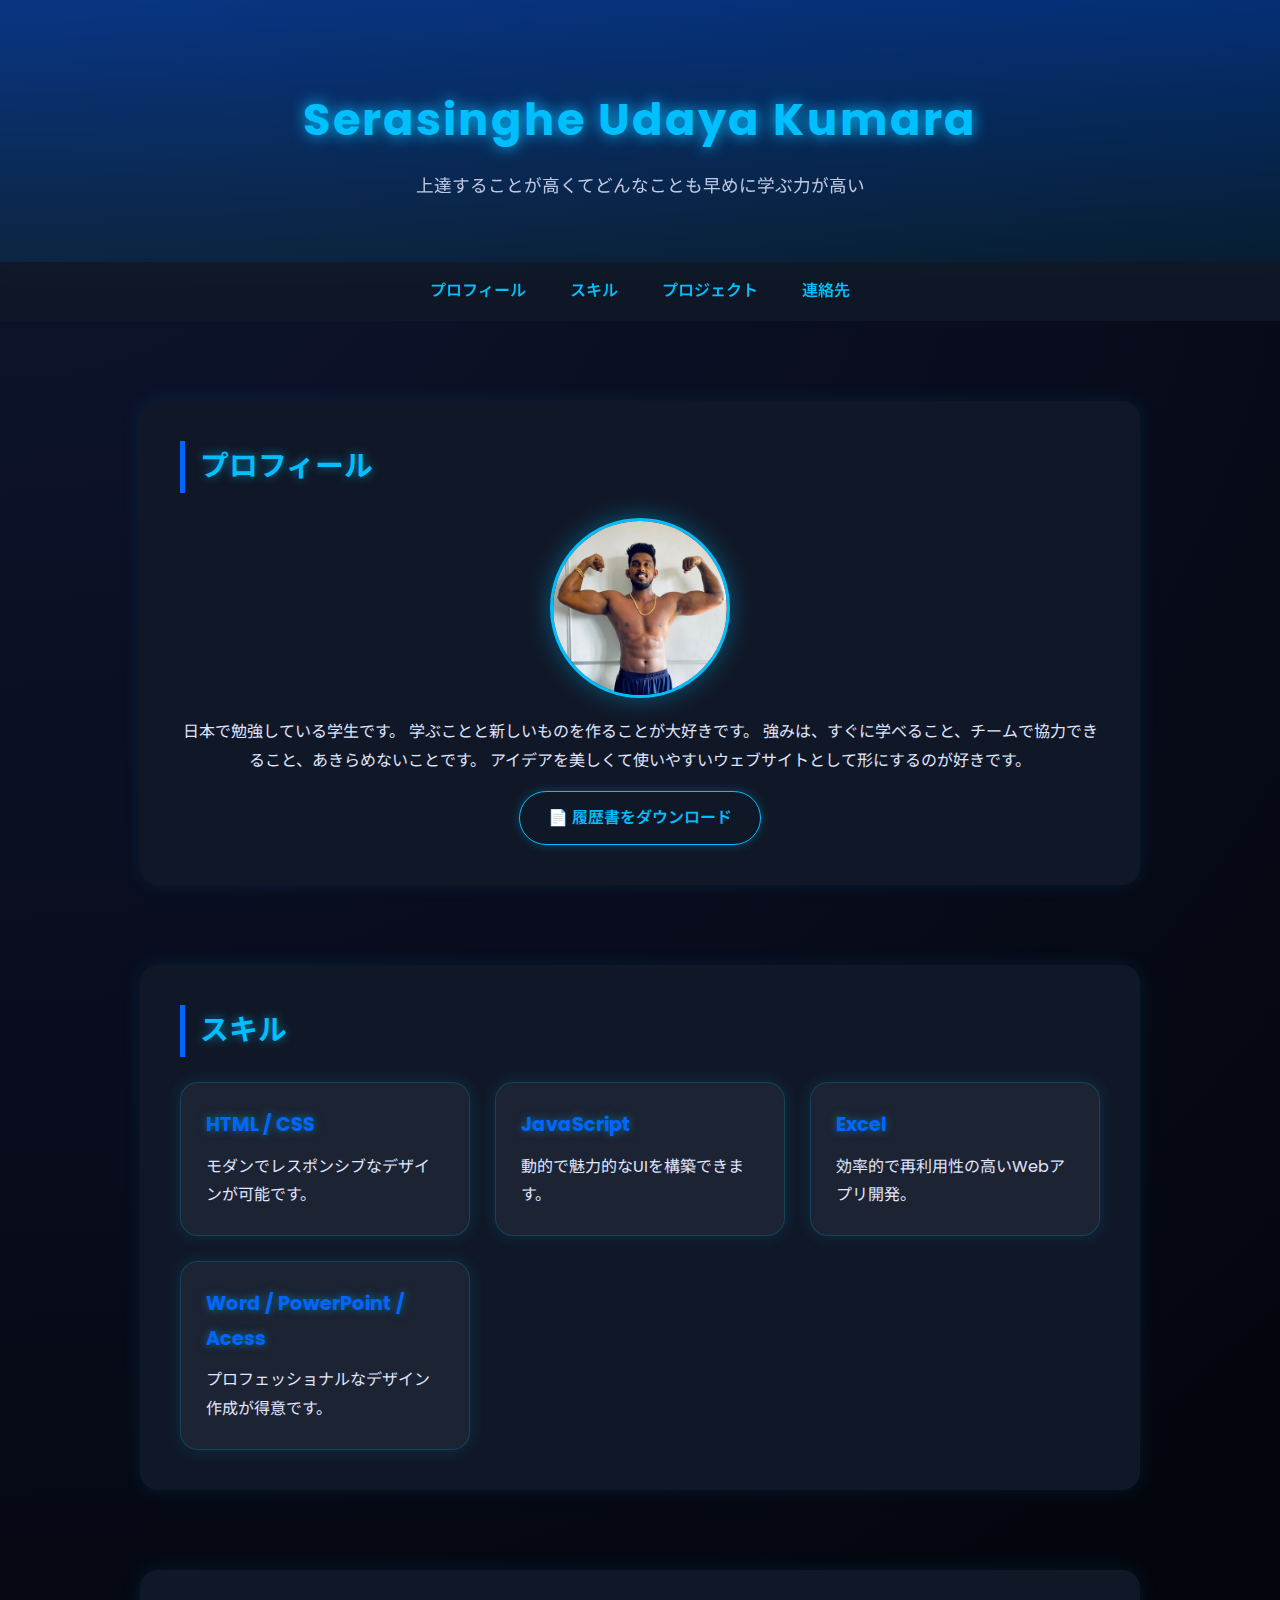
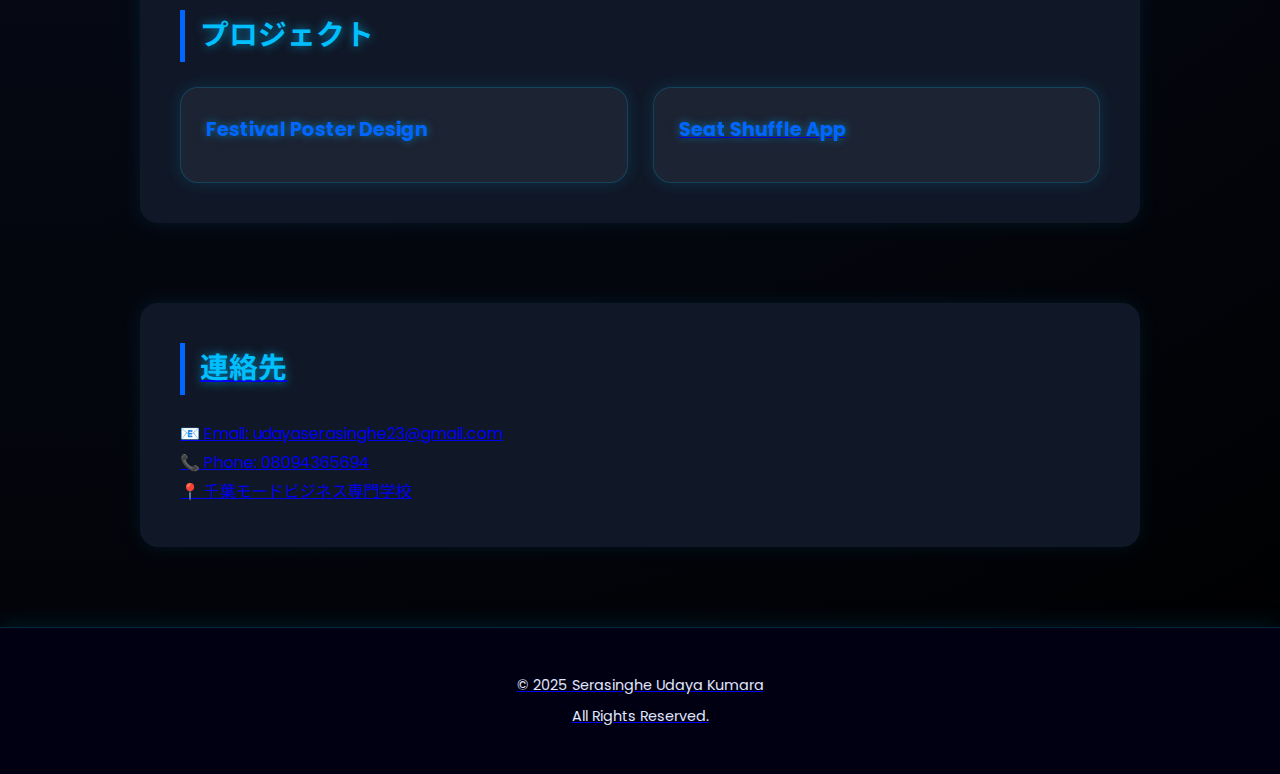
<file: index.html>
<index html>
<html lang="ja">
<head>
  <meta charset="UTF-8">
  <meta name="viewport" content="width=device-width, initial-scale=1.0">
  <title>Serasinghe Udaya Kumara | Portfolio</title>

  <style>
    /* ========== Dark Stylish Theme ========== */
    @import url('https://fonts.googleapis.com/css2?family=Poppins:wght@300;400;600&family=Noto+Sans+JP:wght@400;700&display=swap');

    :root {
      --primary: #00bfff;
      --secondary: #0066ff;
      --bg: #0a0f1a;
      --card-bg: #101827;
      --text: #e0e6ff;
      --shadow: 0 0 25px rgba(0, 191, 255, 0.3);
      --radius: 18px;
    }

    * {
      margin: 0;
      padding: 0;
      box-sizing: border-box;
      scroll-behavior: smooth;
    }

    body {
      font-family: 'Poppins', 'Noto Sans JP', sans-serif;
      background: radial-gradient(circle at top left, #0e1530, #000);
      color: var(--text);
      line-height: 1.8;
      overflow-x: hidden;
    }

    header {
      text-align: center;
      padding: 80px 20px 60px;
      background: linear-gradient(180deg, rgba(0,102,255,0.4), rgba(0,191,255,0.1));
      box-shadow: var(--shadow);
    }

    header h1 {
      font-size: 2.8rem;
      color: var(--primary);
      text-shadow: 0 0 15px var(--primary);
      letter-spacing: 2px;
      margin-bottom: 10px;
    }

    header p {
      font-size: 1.1rem;
      opacity: 0.85;
    }

    nav {
      background: rgba(16, 24, 39, 0.9);
      position: sticky;
      top: 0;
      padding: 15px;
      text-align: center;
      z-index: 100;
      backdrop-filter: blur(6px);
    }

    nav a {
      text-decoration: none;
      color: var(--primary);
      margin: 0 20px;
      font-weight: 600;
      transition: 0.3s;
    }

    nav a:hover {
      color: white;
      text-shadow: 0 0 10px var(--secondary);
    }

    section {
      max-width: 1000px;
      margin: 80px auto;
      padding: 40px;
      background: var(--card-bg);
      border-radius: var(--radius);
      box-shadow: 0 0 20px rgba(0,191,255,0.1);
      animation: fadeIn 0.8s ease forwards;
      transition: transform 0.3s ease, box-shadow 0.3s ease;
    }

    section:hover {
      transform: translateY(-5px);
      box-shadow: 0 0 30px rgba(0,191,255,0.3);
    }

    h2 {
      color: var(--primary);
      border-left: 5px solid var(--secondary);
      padding-left: 15px;
      margin-bottom: 25px;
      font-size: 1.8rem;
      text-shadow: 0 0 10px rgba(0,191,255,0.6);
    }

    .profile-content {
      text-align: center;
    }

    .profile-content img {
      width: 180px;
      height: 180px;
      border-radius: 50%;
      object-fit: cover;
      border: 3px solid var(--primary);
      box-shadow: 0 0 25px rgba(0,191,255,0.4);
      margin-bottom: 20px;
      transition: 0.4s;
    }

    .profile-content img:hover {
      transform: scale(1.05);
      box-shadow: 0 0 35px rgba(0,191,255,0.6);
    }

    .download-btn {
      display: inline-block;
      margin-top: 15px;
      padding: 12px 28px;
      border-radius: 30px;
      border: 1px solid var(--primary);
      color: var(--primary);
      font-weight: 600;
      text-decoration: none;
      transition: 0.4s;
      box-shadow: 0 0 10px rgba(0,191,255,0.3);
    }

    .download-btn:hover {
      background: var(--primary);
      color: #fff;
      box-shadow: 0 0 25px rgba(0,191,255,0.6);
    }

    .skills, .projects {
      display: grid;
      grid-template-columns: repeat(auto-fit, minmax(250px, 1fr));
      gap: 25px;
    }

    .card {
      background: rgba(255,255,255,0.05);
      border: 1px solid rgba(0,191,255,0.2);
      padding: 25px;
      border-radius: var(--radius);
      box-shadow: 0 0 15px rgba(0,191,255,0.15);
      transition: 0.4s;
    }

    .card:hover {
      background: linear-gradient(135deg, rgba(0,191,255,0.15), rgba(0,102,255,0.3));
      transform: translateY(-6px);
      box-shadow: 0 0 30px rgba(0,191,255,0.4);
    }

    .card h3 {
      color: var(--secondary);
      margin-bottom: 10px;
      font-size: 1.2rem;
      text-shadow: 0 0 8px rgba(0,191,255,0.5);
    }

    footer {
      text-align: center;
      padding: 40px;
      background: rgba(0,0,20,0.9);
      color: var(--text);
      font-size: 0.9rem;
      border-top: 1px solid rgba(0,191,255,0.2);
      box-shadow: 0 -5px 20px rgba(0,191,255,0.1);
    }

    footer p { margin: 5px 0; }

    /* Glow animation */
    @keyframes fadeIn {
      from { opacity: 0; transform: translateY(30px); }
      to { opacity: 1; transform: translateY(0); }
    }

    /* Scrollbar */
    ::-webkit-scrollbar { width: 10px; }
    ::-webkit-scrollbar-thumb {
      background: linear-gradient(var(--primary), var(--secondary));
      border-radius: 10px;
    }

    @media (max-width: 600px) {
      header h1 { font-size: 2rem; }
      section { margin: 40px 20px; padding: 25px; }
    }
  </style>
</head>

<body>
  <header>
    <h1>Serasinghe Udaya Kumara</h1>
    <p>上達することが高くてどんなことも早めに学ぶ力が高い</p>
  </header>

  <nav>
    <a href="#profile">プロフィール</a>
    <a href="#skills">スキル</a>
    <a href="#projects">プロジェクト</a>
    <a href="#contact">連絡先</a>
  </nav>

  <section id="profile">
    <h2>プロフィール</h2>
    <div class="profile-content">
      <img src="images/udaya.jpg" alt="プロフィール写真">
      <p>日本で勉強している学生です。
学ぶことと新しいものを作ることが大好きです。
強みは、すぐに学べること、チームで協力できること、あきらめないことです。
アイデアを美しくて使いやすいウェブサイトとして形にするのが好きです。</p>
      <a href="file:///C:/Users/cmbit/OneDrive/%E3%83%87%E3%82%B9%E3%82%AF%E3%83%88%E3%83%83%E3%83%97/portofolio/!DOCTYPE1.html" download class="download-btn">📄 履歴書をダウンロード</a>
    </div>
  </section>

  <section id="skills">
    <h2>スキル</h2>
    <div class="skills">
      <div class="card"><h3>HTML / CSS</h3><p>モダンでレスポンシブなデザインが可能です。</p></div>
      <div class="card"><h3>JavaScript</h3><p>動的で魅力的なUIを構築できます。</p></div>
      <div class="card"><h3>Excel</h3><p>効率的で再利用性の高いWebアプリ開発。</p></div>
      <div class="card"><h3>Word / PowerPoint / Acess</h3><p>プロフェッショナルなデザイン作成が得意です。</p></div>
    </div>
  </section>

  <section id="projects">
    <h2>プロジェクト</h2>
    <div class="projects">
      
      <div class="card"><h3>Festival Poster Design<p> <a href="file:///C:/Users/cmbit/OneDrive/%E3%83%87%E3%82%B9%E3%82%AF%E3%83%88%E3%83%83%E3%83%97/HTML/seki/classroom_seating_fixed.html"></p></div></h3>
      <div class="card"><h3>Seat Shuffle App</h3><p>
</p></div>
    </div>
  </section>

  <section id="contact">
    <h2>連絡先</h2>
    <p>📧 Email: udayaserasinghe23@gmail.com</p>
    <p>📞 Phone: 08094365694</p>
    <p>📍 千葉モードビジネス専門学校</p>
  </section>

  <footer>
    <p>© 2025 Serasinghe Udaya Kumara</p>
    <p>All Rights Reserved.</p>
  </footer>
</body>
</html>
</file>
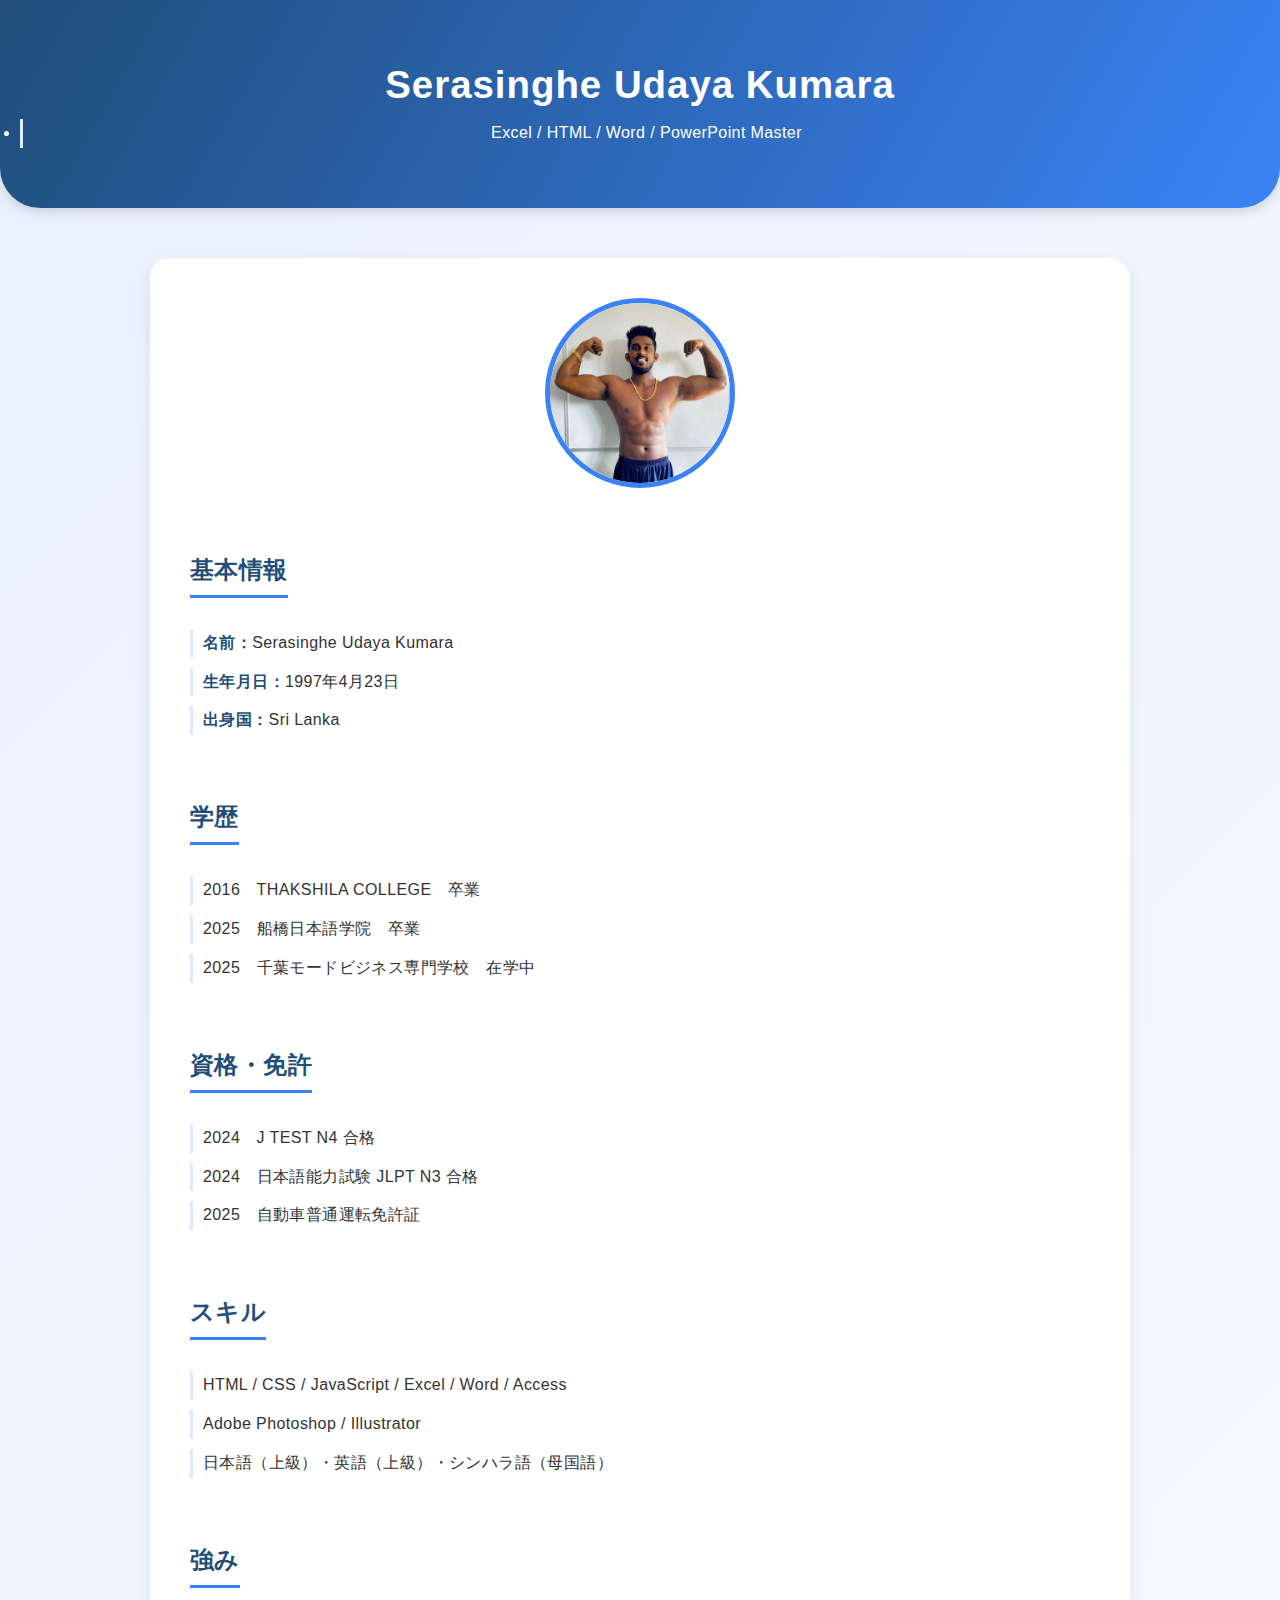
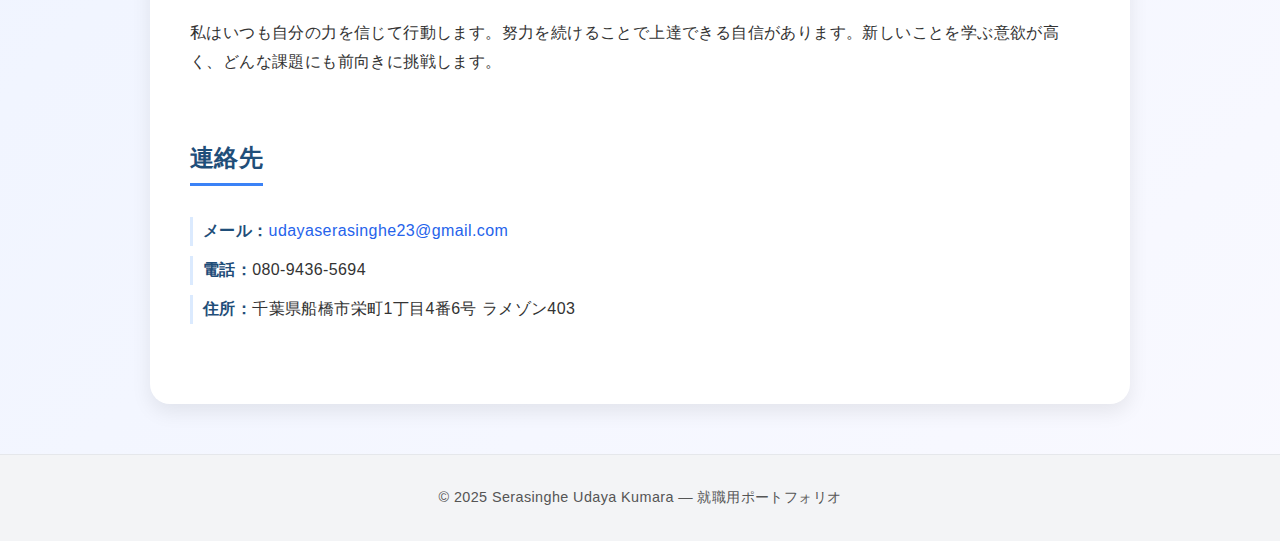
<file: !DOCTYPE1.html>
<!DOCTYPE html>
<html lang="ja">
<head>
  <meta charset="UTF-8" />
  <meta name="viewport" content="width=device-width, initial-scale=1.0" />
  <title> Serasinghe Udaya Kumara</title>

  <style>
    /* ====== Stylish Modern Portfolio CSS ====== */

    body {
      font-family: "Poppins", "Noto Sans JP", sans-serif;
      background: linear-gradient(135deg, #e9f1ff, #f9f9ff);
      color: #333;
      margin: 0;
      padding: 0;
      line-height: 1.8;
      letter-spacing: 0.4px;
    }

    /* Header */
    header {
      background: linear-gradient(120deg, #1f4e79, #3b82f6);
      color: white;
      text-align: center;
      padding: 50px 20px;
      box-shadow: 0 4px 12px rgba(0, 0, 0, 0.15);
      border-bottom-left-radius: 40px;
      border-bottom-right-radius: 40px;
    }
    header h1 {
      margin: 0;
      font-size: 2.4em;
      font-weight: 600;
      letter-spacing: 1px;
    }
    header p {
      margin-top: 8px;
      font-size: 1.1em;
      opacity: 0.9;
    }

    /* Container */
    .container {
      max-width: 900px;
      margin: 50px auto;
      background: white;
      padding: 40px;
      border-radius: 20px;
      box-shadow: 0 8px 20px rgba(0, 0, 0, 0.08);
      transition: all 0.3s ease;
    }
    .container:hover {
      transform: translateY(-4px);
      box-shadow: 0 10px 25px rgba(0, 0, 0, 0.12);
    }

    /* Photo */
    .photo {
      text-align: center;
      margin-bottom: 30px;
    }
    .photo img {
      width: 180px;
      height: 180px;
      border-radius: 50%;
      border: 5px solid #3b82f6;
      object-fit: cover;
      transition: transform 0.3s ease;
    }
    .photo img:hover {
      transform: scale(1.05);
    }

    /* Headings */
    h2 {
      color: #1f4e79;
      border-bottom: 3px solid #3b82f6;
      display: inline-block;
      padding-bottom: 4px;
      margin-bottom: 15px;
      font-weight: 600;
    }
    .section {
      margin-bottom: 40px;
    }

    /* Lists */
    ul {
      list-style: none;
      padding: 0;
    }
    li {
      margin-bottom: 10px;
      padding-left: 10px;
      border-left: 3px solid #dbeafe;
    }
    .highlight {
      font-weight: bold;
      color: #1f4e79;
    }

    /* Links */
    a {
      color: #2563eb;
      text-decoration: none;
      font-weight: 500;
      transition: color 0.3s ease;
    }
    a:hover {
      color: #1e3a8a;
      text-decoration: underline;
    }

    /* Works */
    .works {
      display: grid;
      grid-template-columns: repeat(auto-fit, minmax(240px, 1fr));
      gap: 20px;
    }
    .work-card {
      border: none;
      background: #f9fafb;
      padding: 16px;
      border-radius: 16px;
      box-shadow: 0 2px 8px rgba(0, 0, 0, 0.05);
      transition: all 0.3s ease;
    }
    .work-card:hover {
      transform: translateY(-4px);
      box-shadow: 0 6px 16px rgba(0, 0, 0, 0.08);
    }
    .work-card img {
      width: 100%;
      height: 140px;
      object-fit: cover;
      border-radius: 10px;
      margin-bottom: 10px;
    }

    /* Footer */
    footer {
      text-align: center;
      padding: 30px;
      font-size: 0.9em;
      color: #555;
      background: #f3f4f6;
      border-top: 1px solid #e5e7eb;
    }

    /* Responsive */
    @media (max-width: 600px) {
      body {
        font-size: 15px;
      }
      .container {
        padding: 20px;
        margin: 20px;
      }
      .photo img {
        width: 120px;
        height: 120px;
      }
      header h1 {
        font-size: 1.8em;
      }
    }
  </style>
</head>

<body>

  <header>
    <h1>Serasinghe Udaya Kumara </h1>
<li> Excel / HTML / Word / PowerPoint Master</li>
    
  </header>

  <div class="container">

    <div class="photo">
      <img src="images/udaya.jpg" alt="プロフィール写真" />
    </div>

    <section class="section">
      <h2>基本情報</h2>
      <ul>
        <li><span class="highlight">名前：</span>Serasinghe Udaya Kumara</li>
        <li><span class="highlight">生年月日：</span>1997年4月23日</li>
        <li><span class="highlight">出身国：</span>Sri Lanka</li>
      </ul>
    </section>

    <section class="section">
      <h2>学歴</h2>
      <ul>
        <li>2016　THAKSHILA COLLEGE　卒業</li>
        <li>2025　船橋日本語学院　卒業</li>
        <li>2025　千葉モードビジネス専門学校　在学中</li>
      </ul>
    </section>

    <section class="section">
      <h2>資格・免許</h2>
      <ul>
        <li>2024　J TEST N4 合格</li>
        <li>2024　日本語能力試験 JLPT N3 合格</li>
        <li>2025　自動車普通運転免許証</li>
      </ul>
    </section>

    <section class="section">
      <h2>スキル</h2>
      <ul>
        <li>HTML / CSS / JavaScript / Excel / Word / Access</li>
        <li>Adobe Photoshop / Illustrator</li>
        <li>日本語（上級）・英語（上級）・シンハラ語（母国語）</li>
      </ul>
    </section>

    <section class="section">
      <h2>強み</h2>
      <p>私はいつも自分の力を信じて行動します。努力を続けることで上達できる自信があります。新しいことを学ぶ意欲が高く、どんな課題にも前向きに挑戦します。</p>
    </section>



    <section class="section">
      <h2>連絡先</h2>
      <ul>
        <li><span class="highlight">メール：</span><a href="mailto:udayaserasinghe23@gmail.com">udayaserasinghe23@gmail.com</a></li>
        <li><span class="highlight">電話：</span>080-9436-5694</li>
        <li><span class="highlight">住所：</span>千葉県船橋市栄町1丁目4番6号 ラメゾン403</li>
      </ul>
     
    </section>

  </div>

  <footer>
    © 2025 Serasinghe Udaya Kumara — 就職用ポートフォリオ
  </footer>

</body>
</html>
</file>
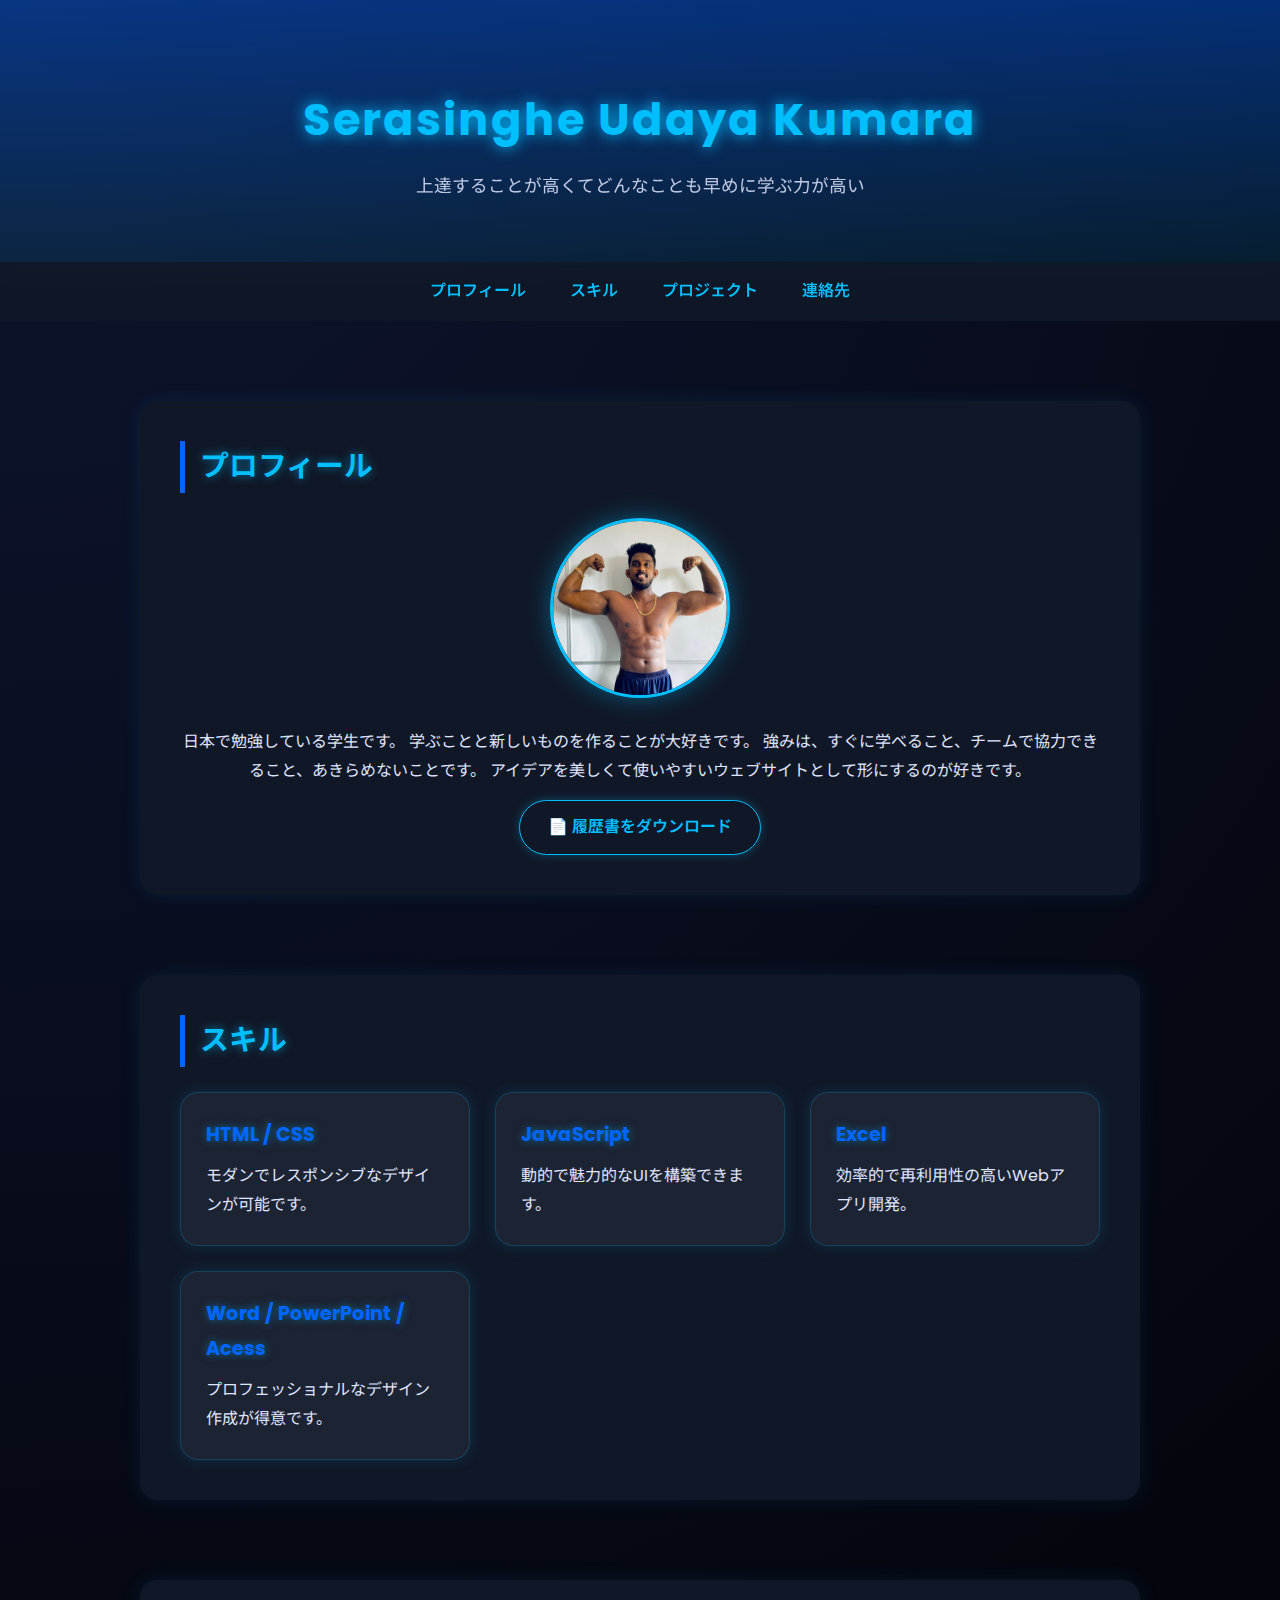
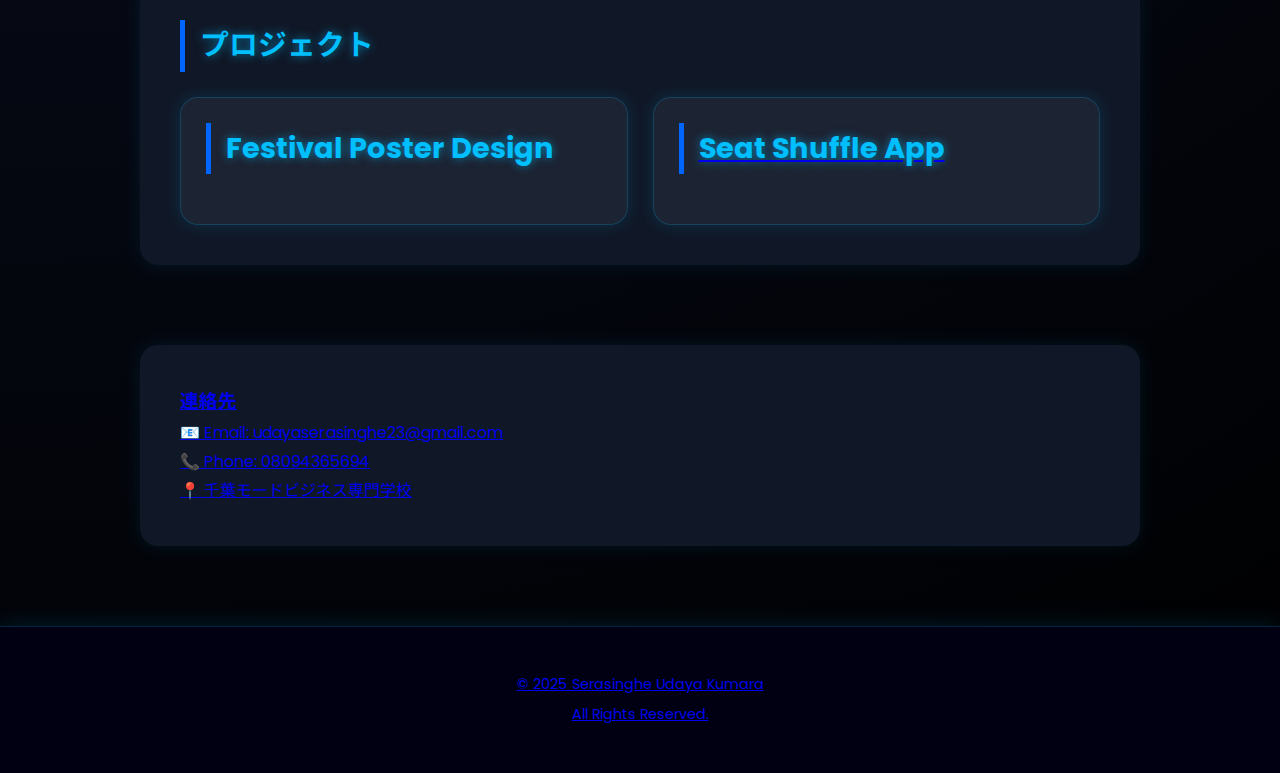
<file: !DOCTYPE2.html>
<!DOCTYPE html>
<html lang="ja">
<head>
  <meta charset="UTF-8">
  <meta name="viewport" content="width=device-width, initial-scale=1.0">
  <title>Serasinghe Udaya Kumara | Portfolio</title>

  <style>
    /* ========== Dark Stylish Theme ========== */
    @import url('https://fonts.googleapis.com/css2?family=Poppins:wght@300;400;600&family=Noto+Sans+JP:wght@400;700&display=swap');

    :root {
      --primary: #00bfff;
      --secondary: #0066ff;
      --bg: #0a0f1a;
      --card-bg: #101827;
      --text: #e0e6ff;
      --shadow: 0 0 25px rgba(0, 191, 255, 0.3);
      --radius: 18px;
    }

    * {
      margin: 0;
      padding: 0;
      box-sizing: border-box;
      scroll-behavior: smooth;
    }

    body {
      font-family: 'Poppins', 'Noto Sans JP', sans-serif;
      background: radial-gradient(circle at top left, #0e1530, #000);
      color: var(--text);
      line-height: 1.8;
      overflow-x: hidden;
    }

    header {
      text-align: center;
      padding: 80px 20px 60px;
      background: linear-gradient(180deg, rgba(0,102,255,0.4), rgba(0,191,255,0.1));
      box-shadow: var(--shadow);
    }

    header h1 {
      font-size: 2.8rem;
      color: var(--primary);
      text-shadow: 0 0 15px var(--primary);
      letter-spacing: 2px;
      margin-bottom: 10px;
    }

    header p {
      font-size: 1.1rem;
      opacity: 0.85;
    }

    nav {
      background: rgba(16, 24, 39, 0.9);
      position: sticky;
      top: 0;
      padding: 15px;
      text-align: center;
      z-index: 100;
      backdrop-filter: blur(6px);
    }

    nav a {
      text-decoration: none;
      color: var(--primary);
      margin: 0 20px;
      font-weight: 600;
      transition: 0.3s;
    }

    nav a:hover {
      color: white;
      text-shadow: 0 0 10px var(--secondary);
    }

    section {
      max-width: 1000px;
      margin: 80px auto;
      padding: 40px;
      background: var(--card-bg);
      border-radius: var(--radius);
      box-shadow: 0 0 20px rgba(0,191,255,0.1);
      animation: fadeIn 0.8s ease forwards;
      transition: transform 0.3s ease, box-shadow 0.3s ease;
    }

    section:hover {
      transform: translateY(-5px);
      box-shadow: 0 0 30px rgba(0,191,255,0.3);
    }

    h2 {
      color: var(--primary);
      border-left: 5px solid var(--secondary);
      padding-left: 15px;
      margin-bottom: 25px;
      font-size: 1.8rem;
      text-shadow: 0 0 10px rgba(0,191,255,0.6);
    }

    .profile-content {
      text-align: center;
    }

    .profile-content img {
      width: 180px;
      height: 180px;
      border-radius: 50%;
      object-fit: cover;
      border: 3px solid var(--primary);
      box-shadow: 0 0 25px rgba(0,191,255,0.4);
      margin-bottom: 20px;
      transition: 0.4s;
    }

    .profile-content img:hover {
      transform: scale(1.05);
      box-shadow: 0 0 35px rgba(0,191,255,0.6);
    }

    .download-btn {
      display: inline-block;
      margin-top: 15px;
      padding: 12px 28px;
      border-radius: 30px;
      border: 1px solid var(--primary);
      color: var(--primary);
      font-weight: 600;
      text-decoration: none;
      transition: 0.4s;
      box-shadow: 0 0 10px rgba(0,191,255,0.3);
    }

    .download-btn:hover {
      background: var(--primary);
      color: #fff;
      box-shadow: 0 0 25px rgba(0,191,255,0.6);
    }

    .skills, .projects {
      display: grid;
      grid-template-columns: repeat(auto-fit, minmax(250px, 1fr));
      gap: 25px;
    }

    .card {
      background: rgba(255,255,255,0.05);
      border: 1px solid rgba(0,191,255,0.2);
      padding: 25px;
      border-radius: var(--radius);
      box-shadow: 0 0 15px rgba(0,191,255,0.15);
      transition: 0.4s;
    }

    .card:hover {
      background: linear-gradient(135deg, rgba(0,191,255,0.15), rgba(0,102,255,0.3));
      transform: translateY(-6px);
      box-shadow: 0 0 30px rgba(0,191,255,0.4);
    }

    .card h3 {
      color: var(--secondary);
      margin-bottom: 10px;
      font-size: 1.2rem;
      text-shadow: 0 0 8px rgba(0,191,255,0.5);
    }

    footer {
      text-align: center;
      padding: 40px;
      background: rgba(0,0,20,0.9);
      color: white(--text);
      font-size: 0.9rem;
      border-top: 1px solid rgba(0,191,255,0.2);
      box-shadow: 0 -5px 20px rgba(0,191,255,0.1);
    }

    footer p { margin: 5px 0; }

    /* Glow animation */
    @keyframes fadeIn {
      from { opacity: 0; transform: translateY(30px); }
      to { opacity: 1; transform: translateY(0); }
    }

    /* Scrollbar */
    ::-webkit-scrollbar { width: 10px; }
    ::-webkit-scrollbar-thumb {
      background: linear-gradient(var(--primary), var(--secondary));
      border-radius: 10px;
    }

    @media (max-width: 600px) {
      header h1 { font-size: 2rem; }
      section { margin: 40px 20px; padding: 25px; }
    }
  </style>
</head>

<body>
  <header>
    <h1>Serasinghe Udaya Kumara</h1>
    <p>上達することが高くてどんなことも早めに学ぶ力が高い</p>
  </header>

  <nav>
    <a href="#profile">プロフィール</a>
    <a href="#skills">スキル</a>
    <a href="#projects">プロジェクト</a>
    <a href="#contact">連絡先</a>
  </nav>

  <section id="profile">
    <h2>プロフィール</h2>
    <div class="profile-content">
      <img src="images/udaya.jpg" alt="プロフィール写真">
      <p>日本で勉強している学生です。
学ぶことと新しいものを作ることが大好きです。
強みは、すぐに学べること、チームで協力できること、あきらめないことです。
アイデアを美しくて使いやすいウェブサイトとして形にするのが好きです。</p>
      <a href="file:///C:/Users/cmbit/OneDrive/%E3%83%87%E3%82%B9%E3%82%AF%E3%83%88%E3%83%83%E3%83%97/portofolio/!DOCTYPE1.html" download class="download-btn">📄 履歴書をダウンロード</a>
    </div>
  </section>

  <section id="skills">
    <h2>スキル</h2>
    <div class="skills">
      <div class="card"><h3>HTML / CSS</h3><p>モダンでレスポンシブなデザインが可能です。</p></div>
      <div class="card"><h3>JavaScript</h3><p>動的で魅力的なUIを構築できます。</p></div>
      <div class="card"><h3>Excel</h3><p>効率的で再利用性の高いWebアプリ開発。</p></div>
      <div class="card"><h3>Word / PowerPoint / Acess</h3><p>プロフェッショナルなデザイン作成が得意です。</p></div>
    </div>
  </section>

  <section id="projects">
    <h2>プロジェクト</h2>
    <div class="projects">
      
      <div class="card"><h2>Festival Poster Design<p> <a href="file:///C:/Users/cmbit/OneDrive/%E3%83%87%E3%82%B9%E3%82%AF%E3%83%88%E3%83%83%E3%83%97/HTML/seki/classroom_seating_fixed.html"></p></div></h2>
      <div class="card"><h2><p>Seat Shuffle App</h2>
</p></div>
    </div>
  </section>

  <section id="contact">
    <h3>連絡先</h3>
    <p>📧 Email: udayaserasinghe23@gmail.com</p>
    <p>📞 Phone: 08094365694</p>
    <p>📍 千葉モードビジネス専門学校</p>
  </section>

  <footer>
    <p>© 2025 Serasinghe Udaya Kumara</p>
    <p>All Rights Reserved.</p>
  </footer>
</body>
</html>
</file>
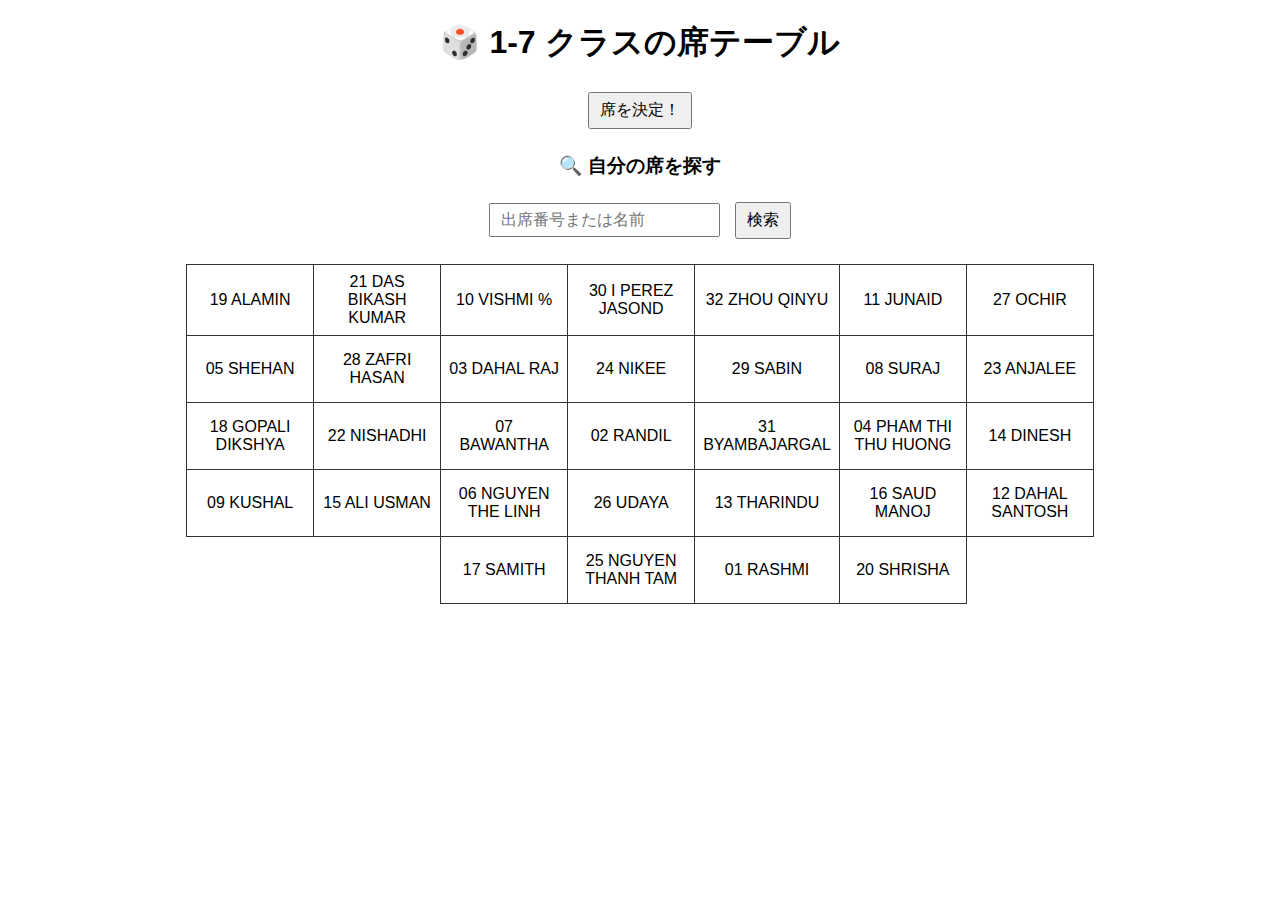
<file: classroom_seating_fixed.html>
<!DOCTYPE html>
<html lang="ja">
<head>
  <meta charset="UTF-8">
  <title>1-7 クラスの席テーブル</title>
  <style>
    body {
      font-family: sans-serif;
      text-align: center;
    }
    table {
      border-collapse: collapse;
      margin: 20px auto;
    }
    td {
      border: 1px solid #333;
      padding: 8px;
      width: 110px;
      height: 50px;
      text-align: center;
    }
    td.blocked {
      background-color: #444;
      color: #fff;
    }
    td.empty {
      border: none;
      background-color: transparent;
    }
    td.blank {
      background-color: #eee;
      color: #999;
    }
    input, button {
      padding: 6px 10px;
      margin: 5px;
      font-size: 1em;
    }
  </style>
</head>
<body>

<h1>🎲 1-7 クラスの席テーブル</h1>
<button onclick="shuffleSeats()">席を決定！</button>

<h3>🔍 自分の席を探す</h3>
<input type="text" id="searchName" placeholder="出席番号または名前">
<button onclick="searchSeat()">検索</button>

<table id="seatTable"></table>

<p id="result"></p>

<script>
  const students = [
    { id: "01", name: "RASHMI" },
    { id: "02", name: "RANDIL" },
    { id: "03", name: "DAHAL RAJ" },
    { id: "04", name: "PHAM THI THU HUONG" },
    { id: "05", name: "SHEHAN" },
    { id: "06", name: "NGUYEN THE LINH" },
    { id: "07", name: "BAWANTHA" },
    { id: "08", name: "SURAJ" },
    { id: "09", name: "KUSHAL" },
    { id: "10", name: "VISHMI %" },
    { id: "11", name: "JUNAID" },
    { id: "12", name: "DAHAL SANTOSH" },
    { id: "13", name: "THARINDU" },
    { id: "14", name: "DINESH" },
    { id: "15", name: "ALI USMAN" },
    { id: "16", name: "SAUD MANOJ" },
    { id: "17", name: "SAMITH" },
    { id: "18", name: "GOPALI DIKSHYA" },
    { id: "19", name: "ALAMIN" },
    { id: "20", name: "SHRISHA" },
    { id: "21", name: "DAS BIKASH KUMAR" },
    { id: "22", name: "NISHADHI" },
    { id: "23", name: "ANJALEE" },
    { id: "24", name: "NIKEE" },
    { id: "25", name: "NGUYEN THANH TAM" },
    { id: "26", name: "UDAYA" },
    { id: "27", name: "OCHIR" },
    { id: "28", name: "ZAFRI HASAN" },
    { id: "29", name: "SABIN" },
    { id: "30", name: "I PEREZ JASOND" },
    { id: "31", name: "BYAMBAJARGAL" },
    { id: "32", name: "ZHOU QINYU" }
  ];

  const layout = [4, 4, 5, 5, 5, 5, 4]; // 列ごとの席数
  const blockedSeat = { col: 7, row: 0 };
  let currentSeats = [];

  function shuffleSeats() {
    const shuffled = [...students];
    for (let i = shuffled.length - 1; i > 0; i--) {
      const j = Math.floor(Math.random() * (i + 1));
      [shuffled[i], shuffled[j]] = [shuffled[j], shuffled[i]];
    }

    currentSeats = [];
    const maxRows = Math.max(...layout);
    const table = document.getElementById("seatTable");
    table.innerHTML = "";

    for (let row = 0; row < maxRows; row++) {
      const tr = document.createElement("tr");

      for (let col = 0; col < layout.length; col++) {
        const td = document.createElement("td");

        if (row < layout[col]) {
          if (row === blockedSeat.row && col === blockedSeat.col) {
            td.textContent = "×";
            td.className = "blocked";
            currentSeats.push(null);
          } else {
            const student = shuffled.shift() || null;
            if (student) {
              td.textContent = `${student.id} ${student.name}`;
            } else {
              td.textContent = "";
            }
            td.className = student ? "" : "blank";
            currentSeats.push(student);
          }
        } else {
          td.className = "empty";
          td.textContent = "";
          currentSeats.push(null);
        }

        tr.appendChild(td);
      }
      table.appendChild(tr);
    }

    document.getElementById("result").textContent = "";
  }

  function searchSeat() {
    const input = document.getElementById("searchName").value.trim().toLowerCase();
    let found = false;
    let seatNumber = 0;

    for (let i = 0; i < currentSeats.length; i++) {
      const student = currentSeats[i];
      if (student) {
        seatNumber++;
        if (
          student.name.toLowerCase().includes(input) ||
          student.id === input
        ) {
          document.getElementById("result").textContent =
            `✅ 出席番号 ${student.id} の ${student.name} さんの席は ${seatNumber} 番の位置です。`;
          found = true;
          break;
        }
      }
    }

    if (!found) {
      document.getElementById("result").textContent = "❌ 見つかりませんでした。";
    }
  }

  window.onload = shuffleSeats;
</script>

</body>
</html>
</file>
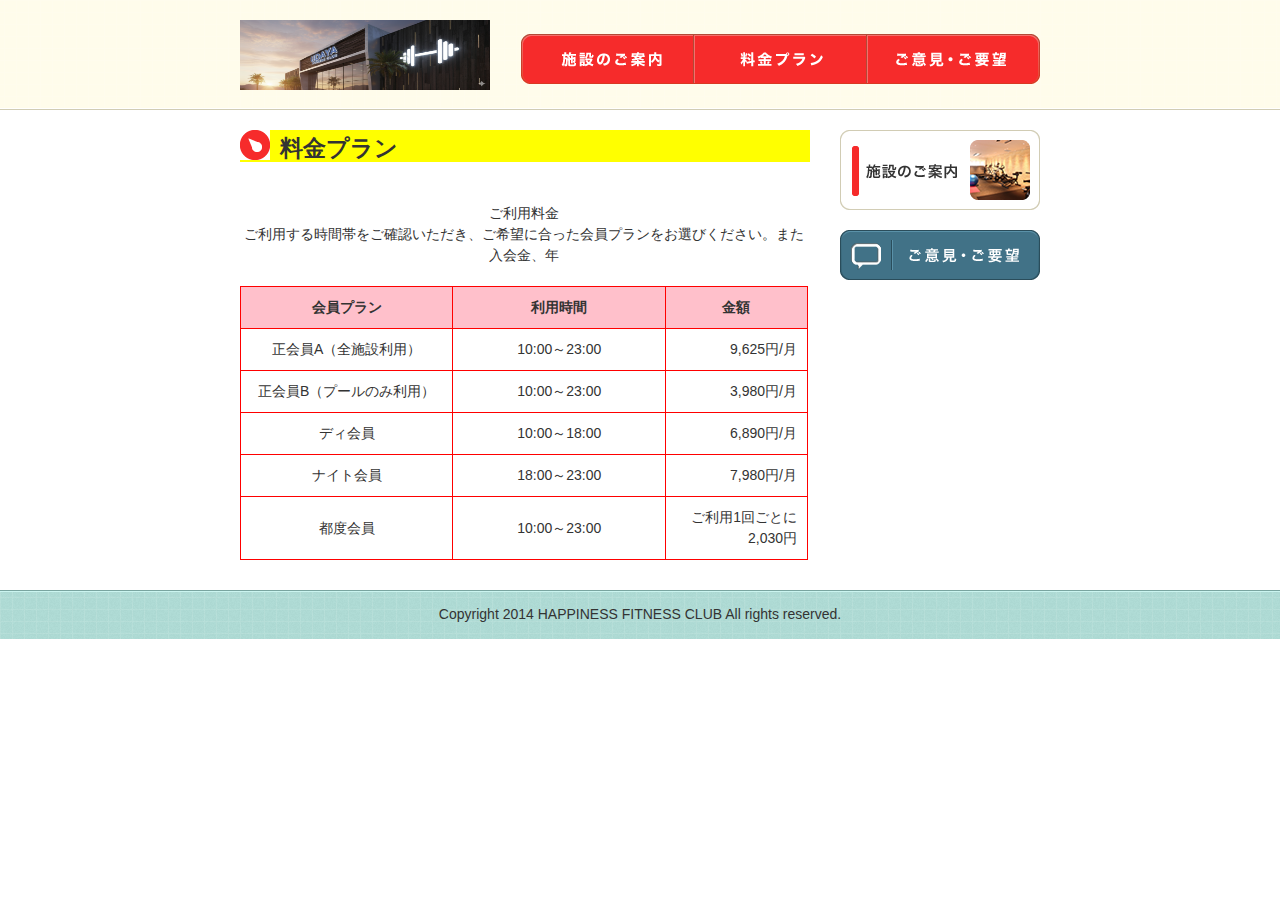
<file: fee.html>
﻿<!DOCTYPE html>
<html lang="ja">
<head>
<meta charset="utf-8">
<title>料金プラン - HAPPINESS FITNESS CLUB</title>
<link rel="stylesheet" href="css/style.css">
</head>

<body>
<header>
	<h1><a href="index.html"><img src="images/logo2.png" width="250" height="70" alt="ハピネスフィットネスクラブ"></a></h1>
	<nav>
		<ul>
			<li><a href="info.html"><img src="images/nav1.png" width="173" height="50" alt="施設のご案内"></a></li>
			<li><a href="fee.html"><img src="images/nav2.png" width="173" height="50" alt="料金プラン"></a></li>
			<li><a href="opinion.html"><img src="images/nav3.png" width="173" height="50" alt="ご意見・ご要望"></a></li>
		</ul>
	</nav>
</header>
<div id="contents">
	<div id="main">
		<article>
			<h1>料金プラン</h1>
			  <table>
			  <caption><p>ご利用料金<br>ご利用する時間帯をご確認いただき、ご希望に合った会員プランをお選びください。また入会金、年</p>


			   </caption>
			    <tr>
			      <th>会員プラン</th>
			      <th>利用時間</th>
			      <th class ="price">金額</th>
			    </tr>
			    <tr>
			      <td>正会員A（全施設利用）</td>
			      <td>10:00～23:00</td>
			      <td class ="price"> 9,625円/月</td>
			    </tr>
			    <tr>
			      <td>正会員B（プールのみ利用）</td>
			      <td>10:00～23:00</td>
			      <td class ="price">3,980円/月</td>
			    </tr>
			    <tr>
			      <td>ディ会員</td>
			      <td>10:00～18:00</td>
			      <td class ="price">6,890円/月</td>
			　　</tr>
			    <tr>
			      <td>ナイト会員</td>
			      <td>18:00～23:00</td>
			      <td class ="price">7,980円/月</td>
			　　</tr>
			    <tr>
			      <td>都度会員</td>
			      <td>10:00～23:00</td>
			      <td class ="price">　ご利用1回ごとに<br>2,030円</td>
			    </tr>
			  </table>
		</article>
	</div>
	<div id="sub">
		<aside>
			<ul>
				<li><a href="info.html"><img src="images/bnr_info.png" width="200" height="80" alt="施設のご案内"></a></li>
				<li><a href="opinion.html"><img src="images/bnr_opinion.png" width="200" height="50" alt="ご意見・ご要望"></a></li>
			</ul>
		</aside>
	</div>
</div>
<footer>
	<p><small>Copyright 2014 HAPPINESS FITNESS CLUB All rights reserved.</small></p>
</footer>
</body>
</html>
</file>
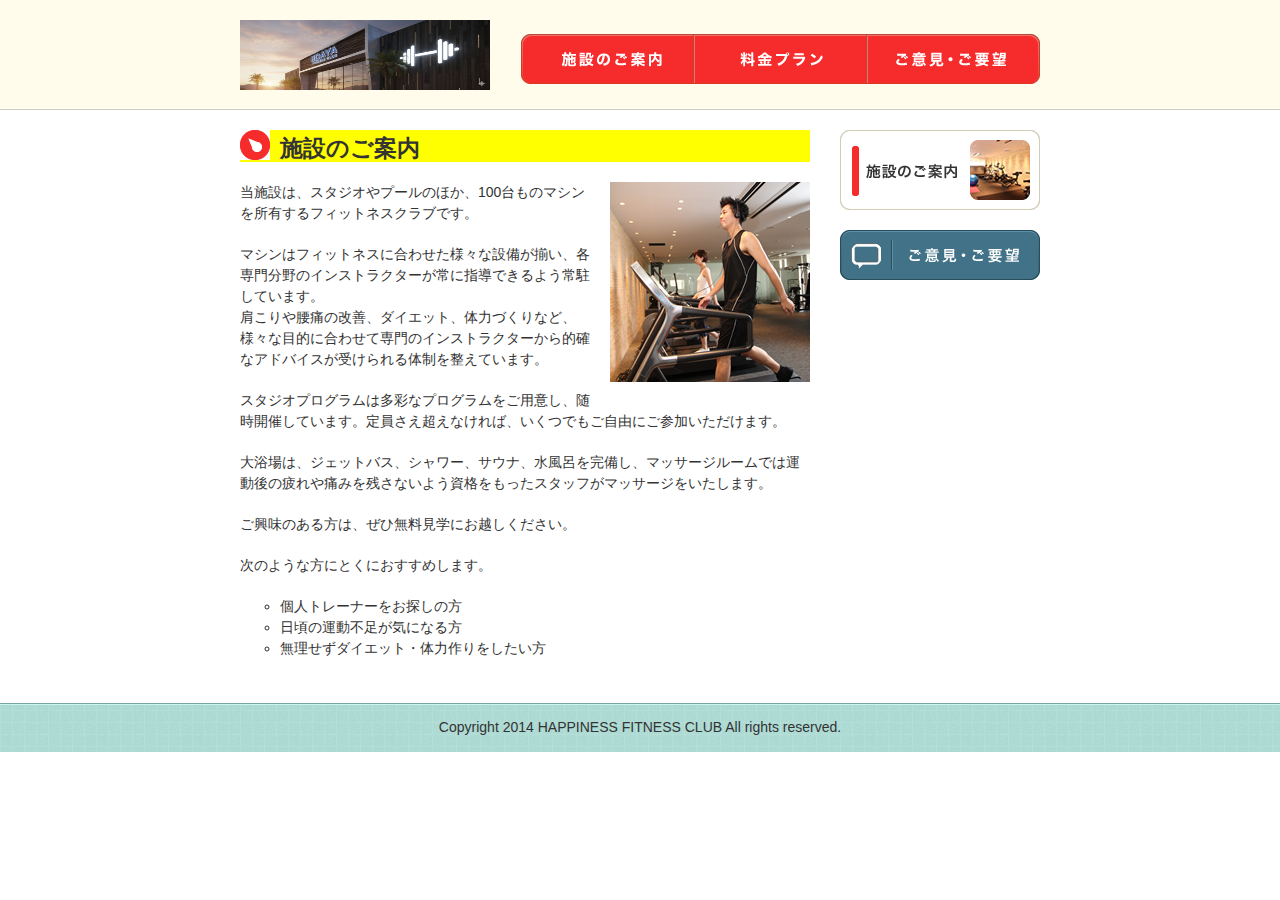
<file: info.html>
﻿<!DOCTYPE html>
<html lang="ja">
<head>
<meta charset="utf-8">
<title>施設のご案内 - HAPPINESS FITNESS CLUB</title>
<link rel="stylesheet" href="css/style.css">
</head>

<body>
<header>
	<h1><a href="index.html"><img src="images/logo2.png" width="250" height="70" alt="ハピネスフィットネスクラブ"></a></h1>
	<nav>
		<ul>
			<li><a href="info.html"><img src="images/nav1.png" width="173" height="50" alt="施設のご案内"></a></li>
			<li><a href="fee.html"><img src="images/nav2.png" width="173" height="50" alt="料金プラン"></a></li>
			<li><a href="opinion.html"><img src="images/nav3.png" width="173" height="50" alt="ご意見・ご要望"></a></li>
		</ul>
	</nav>
</header>
<div id="contents">
	<div id="main">
		<article>
			<h1>施設のご案内</h1>
			<p><img src="images/pic.jpg" alt="施設利用風景" width="200" height="200" class="float_right">当施設は、スタジオやプールのほか、100台ものマシンを所有するフィットネスクラブです。</p>
			<p>マシンはフィットネスに合わせた様々な設備が揃い、各専門分野のインストラクターが常に指導できるよう常駐しています。<br>
			肩こりや腰痛の改善、ダイエット、体力づくりなど、様々な目的に合わせて専門のインストラクターから的確なアドバイスが受けられる体制を整えています。</p>
			<p>スタジオプログラムは多彩なプログラムをご用意し、随時開催しています。定員さえ超えなければ、いくつでもご自由にご参加いただけます。</p>
			<p>大浴場は、ジェットバス、シャワー、サウナ、水風呂を完備し、マッサージルームでは運動後の疲れや痛みを残さないよう資格をもったスタッフがマッサージをいたします。</p>
			<p>ご興味のある方は、ぜひ無料見学にお越しください。</p>
			<p class="float_clear">次のような方にとくにおすすめします。</p>
			<ul>
				<li>個人トレーナーをお探しの方</li>
				<li>日頃の運動不足が気になる方</li>
				<li>無理せずダイエット・体力作りをしたい方</li>
			</ul>
		</article>
	</div>
	<div id="sub">
		<aside>
			<ul>
				<li><a href="info.html"><img src="images/bnr_info.png" width="200" height="80" alt="施設のご案内"></a></li>
				<li><a href="opinion.html"><img src="images/bnr_opinion.png" width="200" height="50" alt="ご意見・ご要望"></a></li>
			</ul>
		</aside>
	</div>
</div>
<footer>
	<p><small>Copyright 2014 HAPPINESS FITNESS CLUB All rights reserved.</small></p>
</footer>
</body>
</html>
</file>
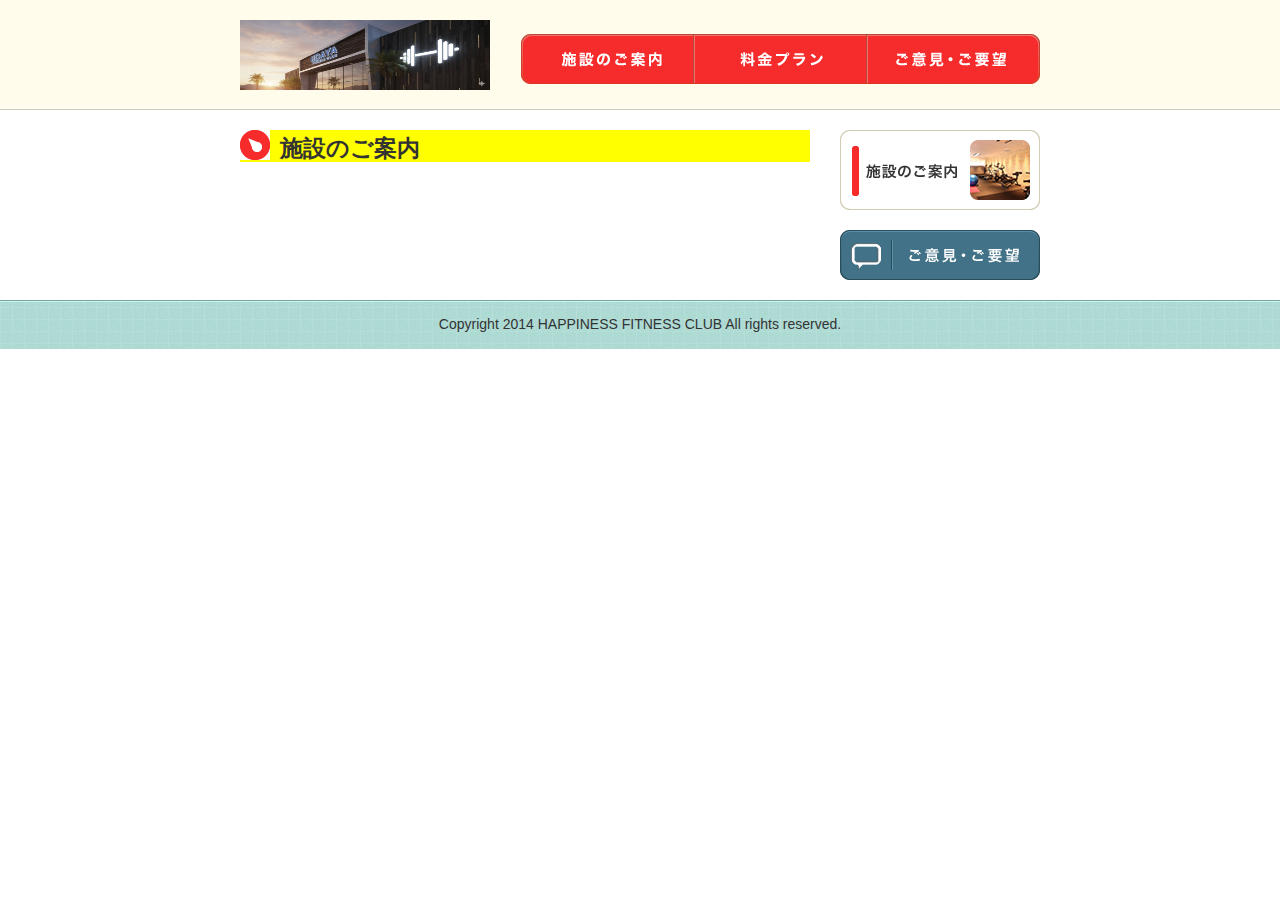
<file: opinion.html>
﻿<!DOCTYPE html>
<html lang="ja">
<head>
<meta charset="utf-8">
<title>施設のご案内 - HAPPINESS FITNESS CLUB</title>
<link rel="stylesheet" href="css/style.css">
</head>

<body>
<header>
	<h1><a href="index.html"><img src="images/logo2.png" width="250" height="70" alt="ハピネスフィットネスクラブ"></a></h1>
	<nav>
		<ul>
			<li><a href="info.html"><img src="images/nav1.png" width="173" height="50" alt="施設のご案内"></a></li>
			<li><a href="fee.html"><img src="images/nav2.png" width="173" height="50" alt="料金プラン"></a></li>
			<li><a href="opinion.html"><img src="images/nav3.png" width="173" height="50" alt="ご意見・ご要望"></a></li>
		</ul>
	</nav>
</header>
<div id="contents">
	<div id="main">
		<article>
			<h1>施設のご案内</h1>
		</article>
	</div>
	<div id="sub">
		<aside>
			<ul>
				<li><a href="info.html"><img src="images/bnr_info.png" width="200" height="80" alt="施設のご案内"></a></li>
				<li><a href="opinion.html"><img src="images/bnr_opinion.png" width="200" height="50" alt="ご意見・ご要望"></a></li>
			</ul>
		</aside>
	</div>
</div>
<footer>
	<p><small>Copyright 2014 HAPPINESS FITNESS CLUB All rights reserved.</small></p>
</footer>
</body>
</html>
</file>
<file: css/style.css>
﻿@charset "utf-8";

/* 基本レイアウト ここから↓ */
@import url(common.css);
header {
	width: 800px;
	height: 70px;
	margin: 20px auto 40px auto;
	position: relative;
}
header h1 {
	margin : 0;
	position: absolute;
}
nav {
	position: absolute;
	right: 0;
}
nav ul {
	list-style-type: none;
	overflow: hidden;
}
nav ul li {
	float: left;
}
nav ul li a:hover {
	opacity: 0.7;
}
footer p {
	margin-bottom: 0;
	padding: 14px 0 14px 0;
	background-image: url(../images/bg_footer.png);
	background-repeat: repeat-x;
	text-align: center;
}
footer small {
	font-size: 100%;
}
#main h1 {
	background-image: url(../images/h1.png);
	background-repeat: no-repeat;
	padding: 8px 0 3px 40px;
	margin: 0 0 20px 0;
	font-size: 162%;
	background-color:yellow;
}
/* 基本レイアウト ここまで↑ */

/* 「施設のご案内」ページ ここから↓ */
img.float_right {
	margin-bottom: 20px;
	margin-left: 20px;
	float: right;
}
.float_clear {
	clear: both;
}
article ul {
	list-style-type: circle;
}
/* 「施設のご案内」ページ ここまで↑ */
/* 「料金プラン」ページ ここから↓ */
table{
	  width:568px;
	  border-collapse: collapse;
}
table th, table td {
	border: solid 1px red;
	padding: 10px;
	text-align: center;
	width: 190px;
}
table .price{
	width: 120px;
}

table td.price{
	text-align:right;
}
table th{
	background-color: pink;
}

/* 「料金プラン」ページ ここまで↑ */

/* 「ご意見・ご要望」ページ ここから↓ */

/* 「ご意見・ご要望」ページ ここまで↑ */
</file>
